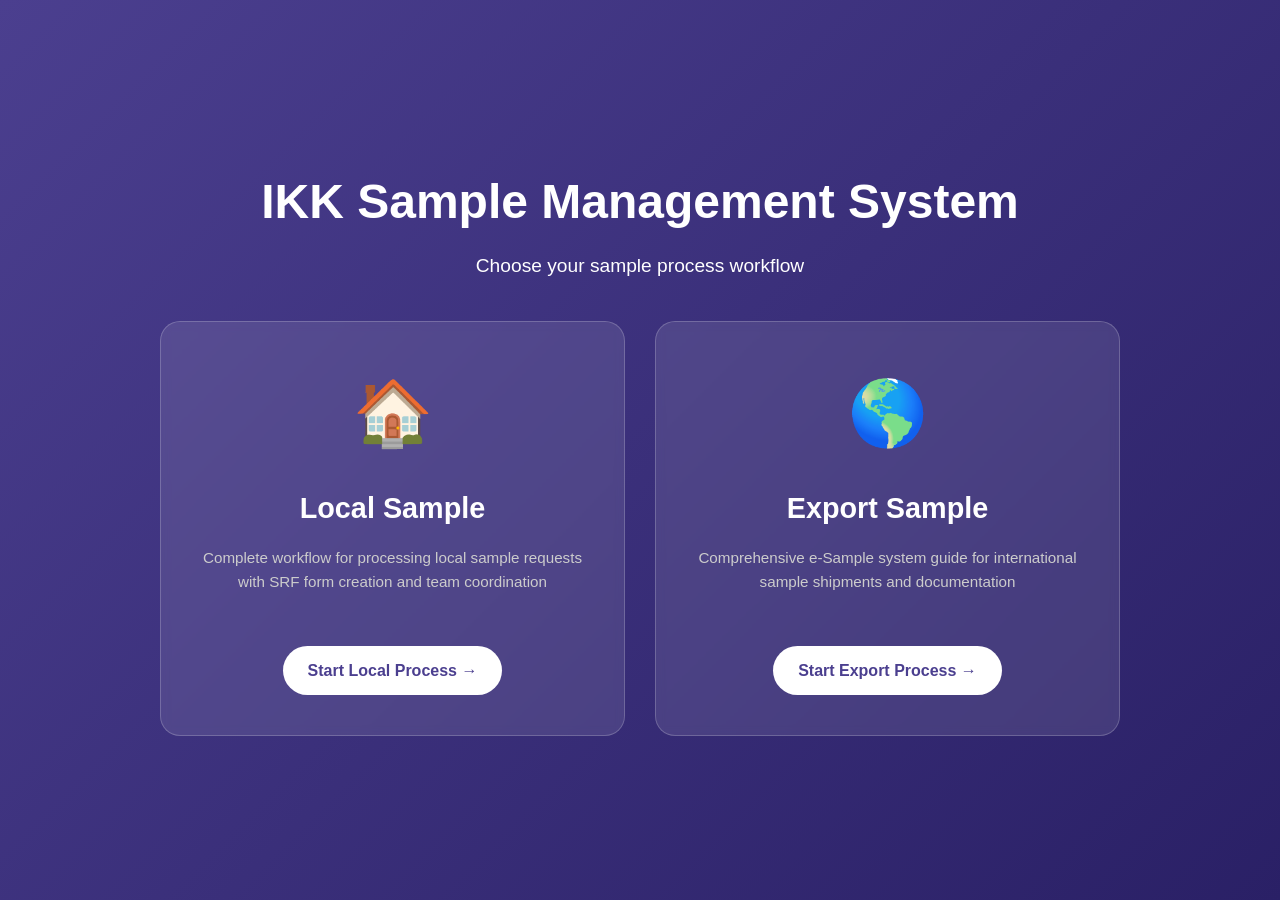
<file: index.html>
<!DOCTYPE html>
<html lang="id">
<head>
    <meta charset="UTF-8">
    <meta name="viewport" content="width=device-width, initial-scale=1.0">
    <title>IKK Sample Management System</title>
    <link rel="stylesheet" href="style.css">
</head>
<body>

    <main>
        <section class="hero">
            <h1>IKK Sample Management System</h1>
            <p class="subtitle">Choose your sample process workflow</p>
            
            <div class="card-container">
                <div class="process-card local">
                    <span class="emoji">🏠</span>
                    <h3>Local Sample</h3>
                    <p>Complete workflow for processing local sample requests with SRF form creation and team coordination</p>
                   <a href="local-process.html" class="btn-process">Start Local Process →</a>
                </div>

                <div class="process-card export">
                    <span class="emoji">🌎</span>
                    <h3>Export Sample</h3>
                    <p>Comprehensive e-Sample system guide for international sample shipments and documentation</p>
                   <a href="export-process.html" class="btn-process">Start Export Process →</a>
                </div>
            </div>
        </section>
    </main>

    <script src="script.js"></script>
</body>
</html>
</file>
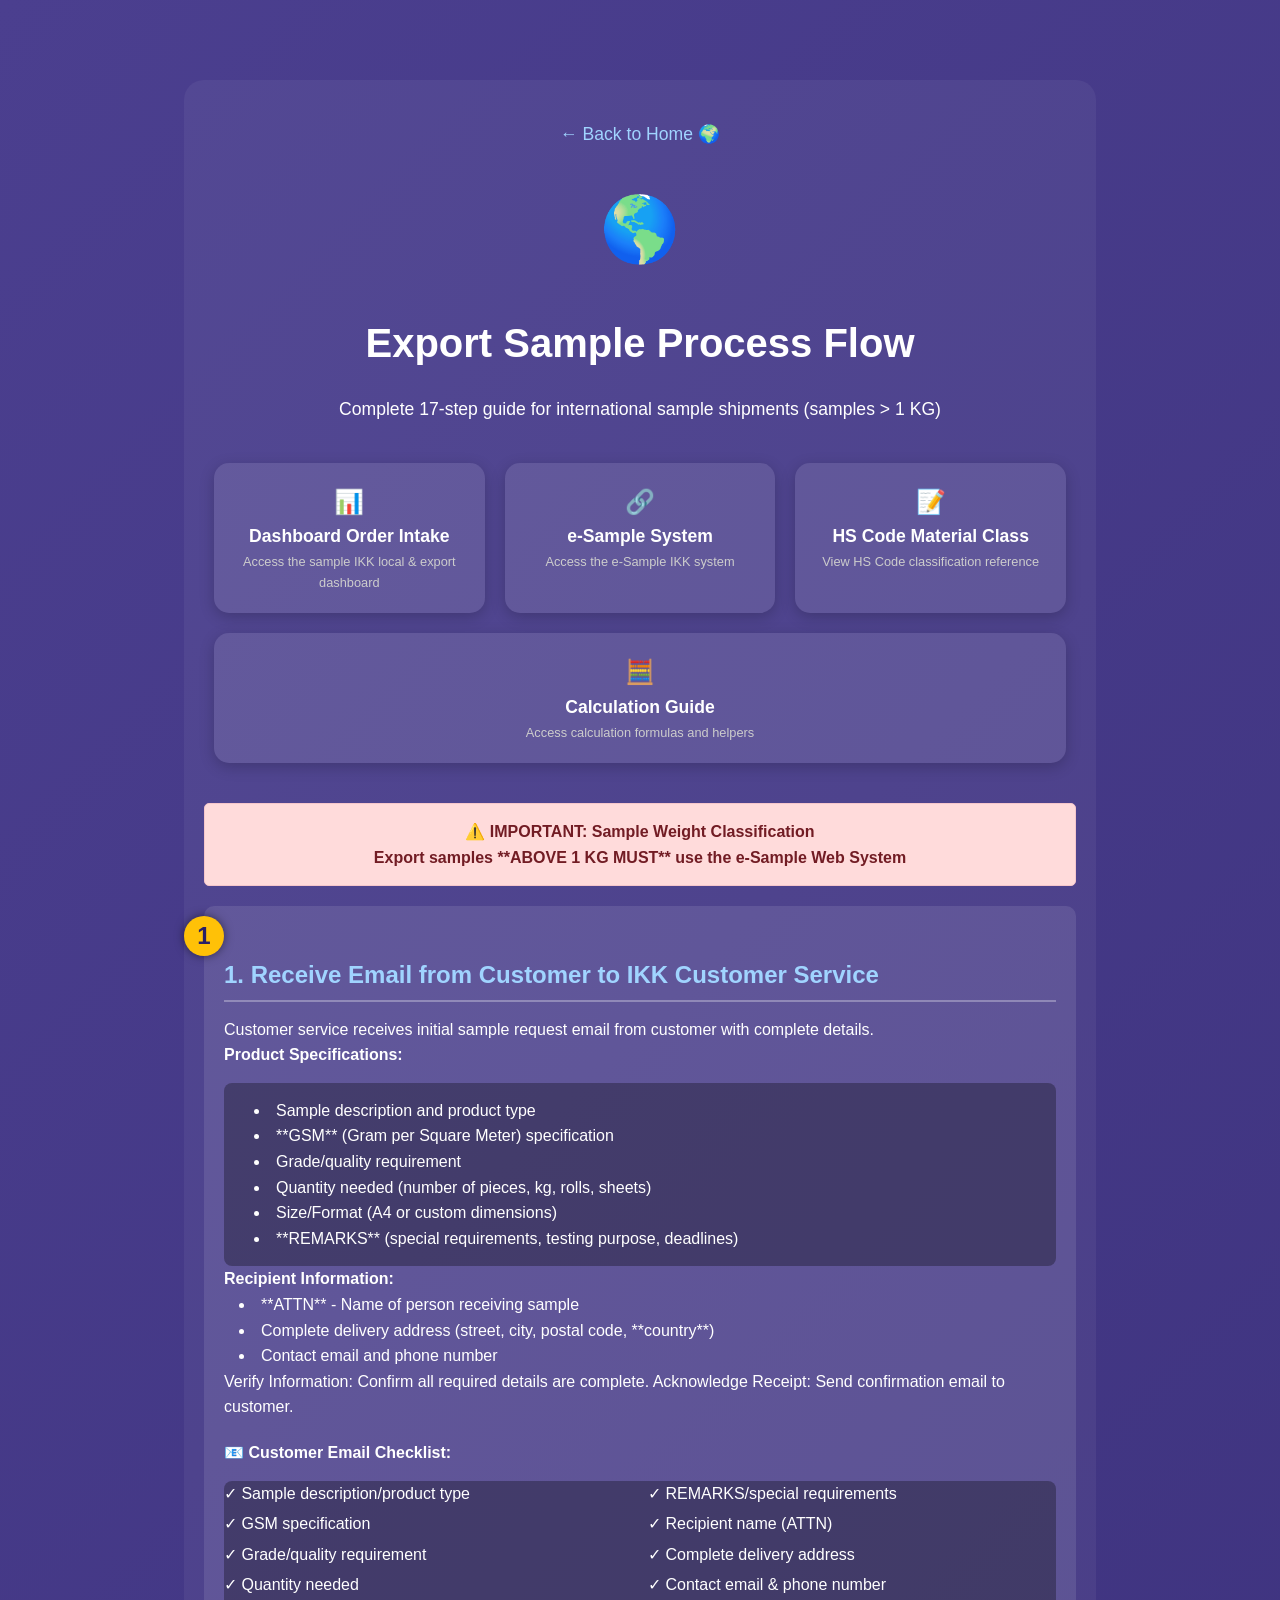
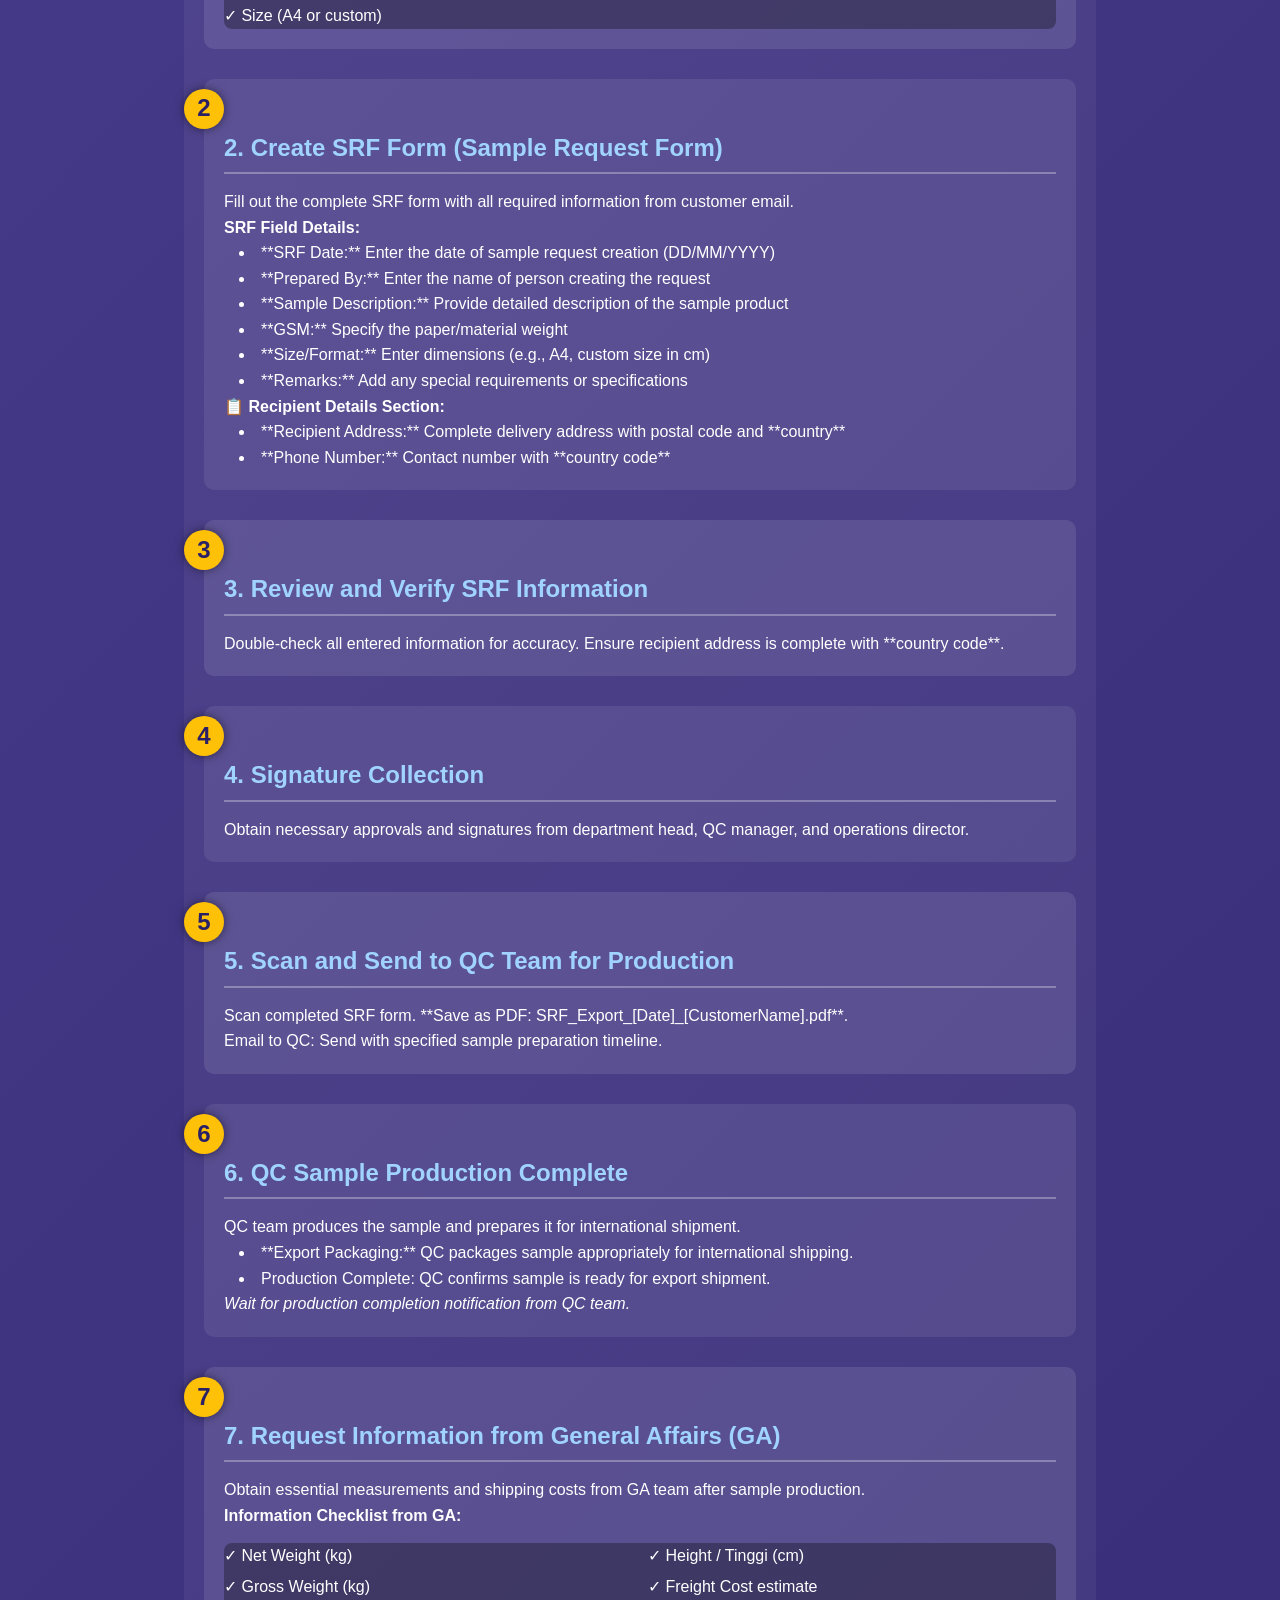
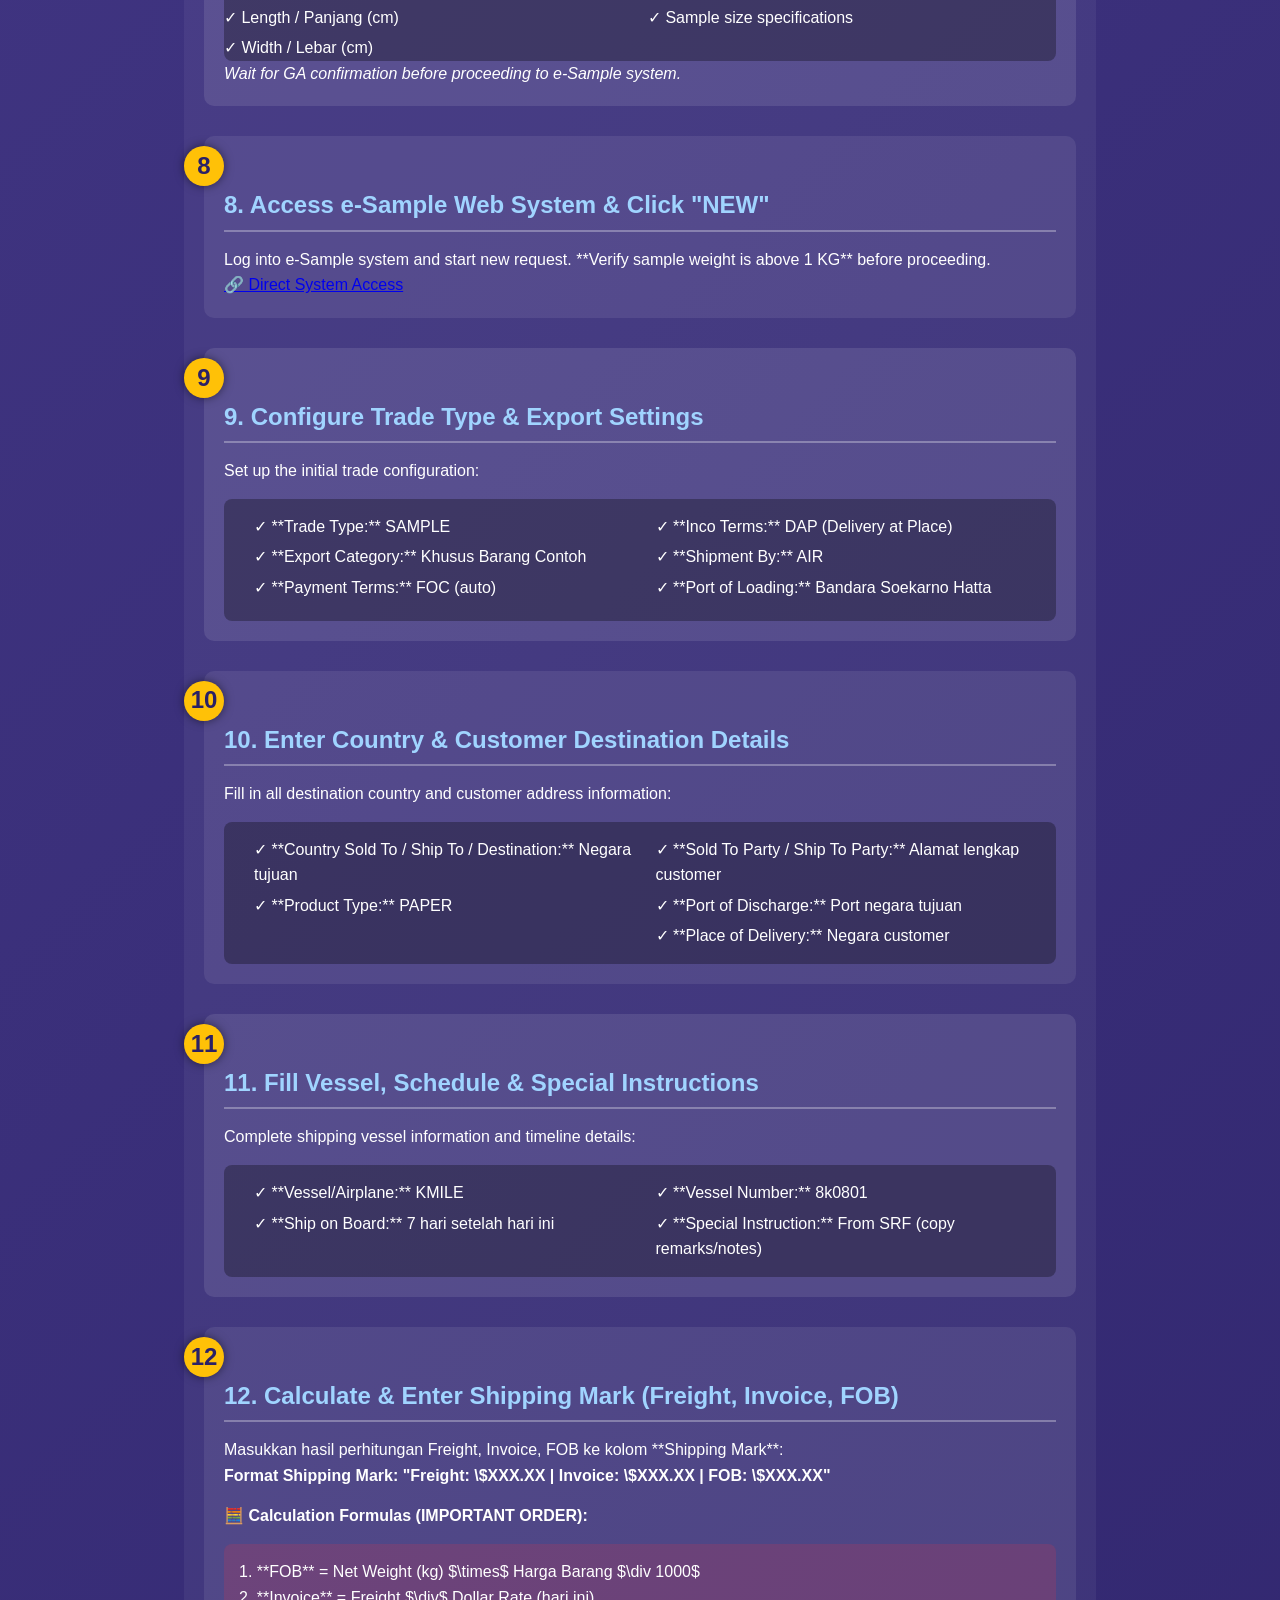
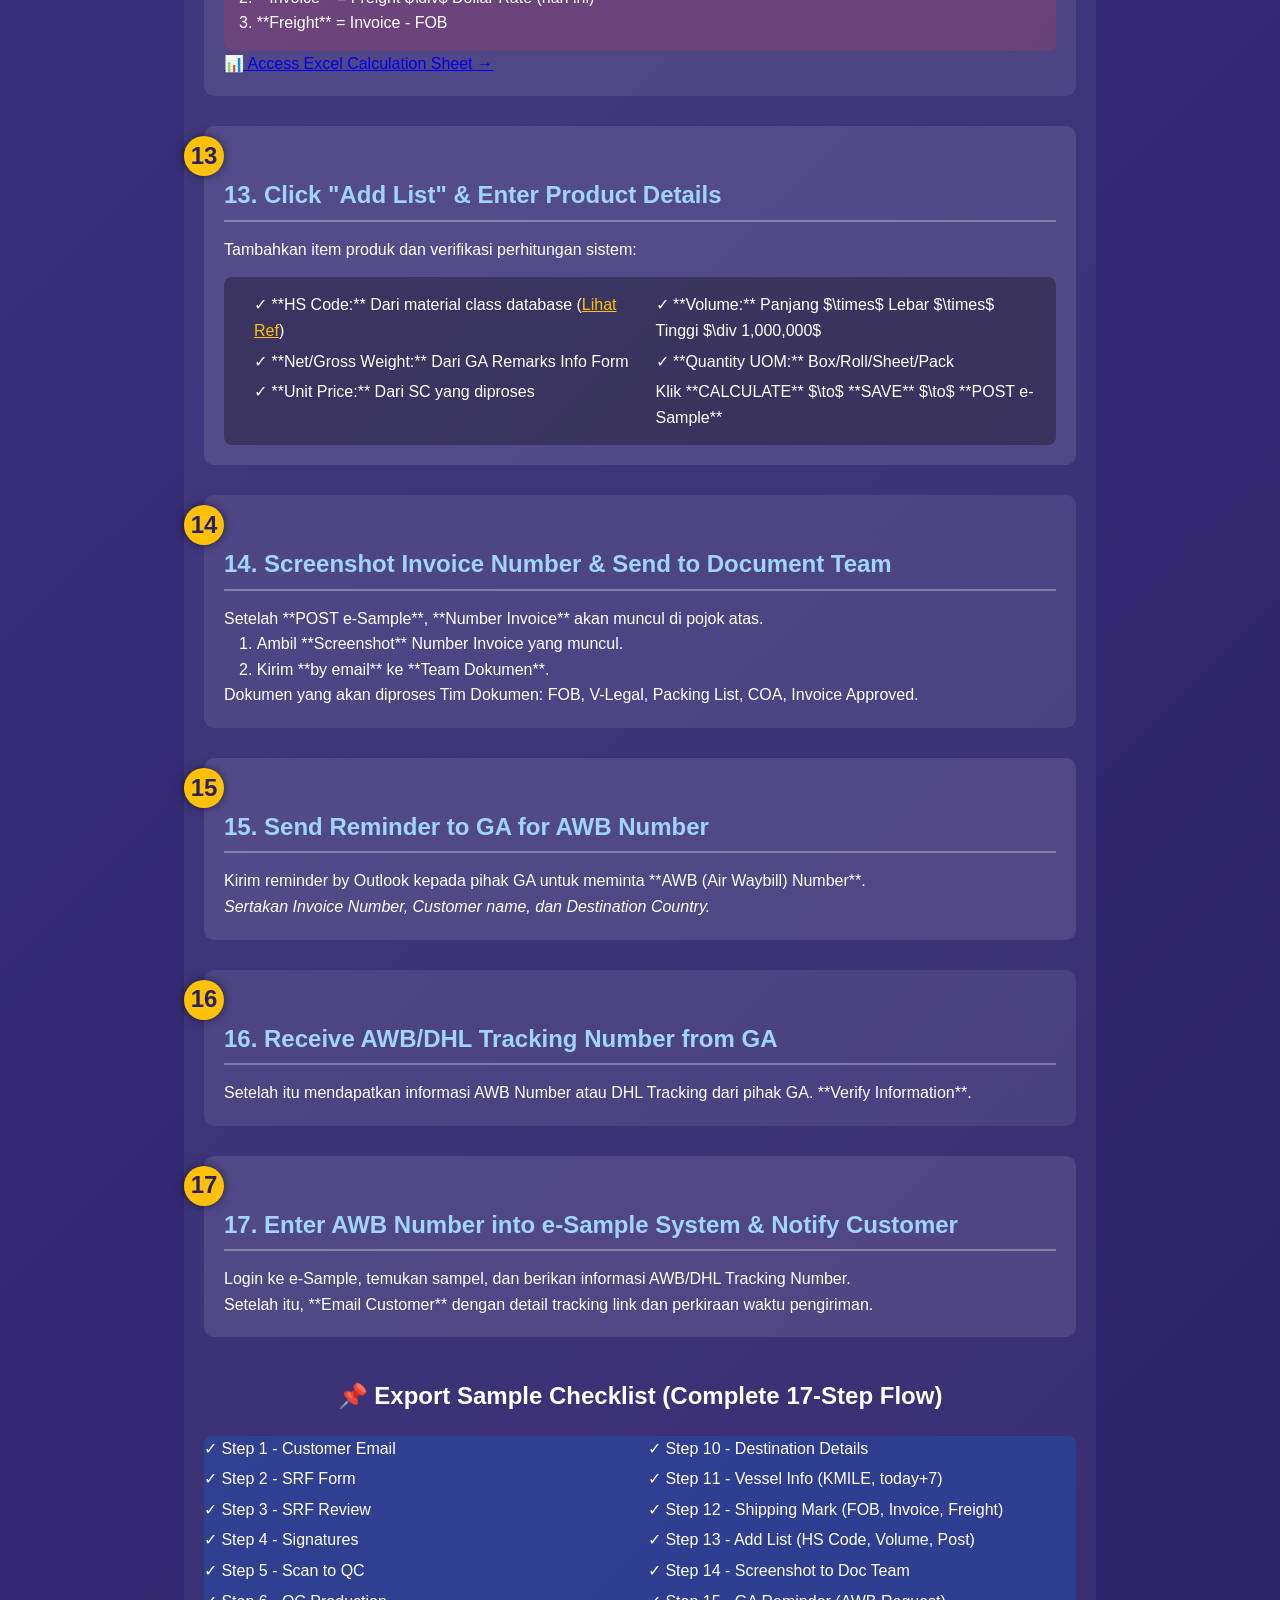
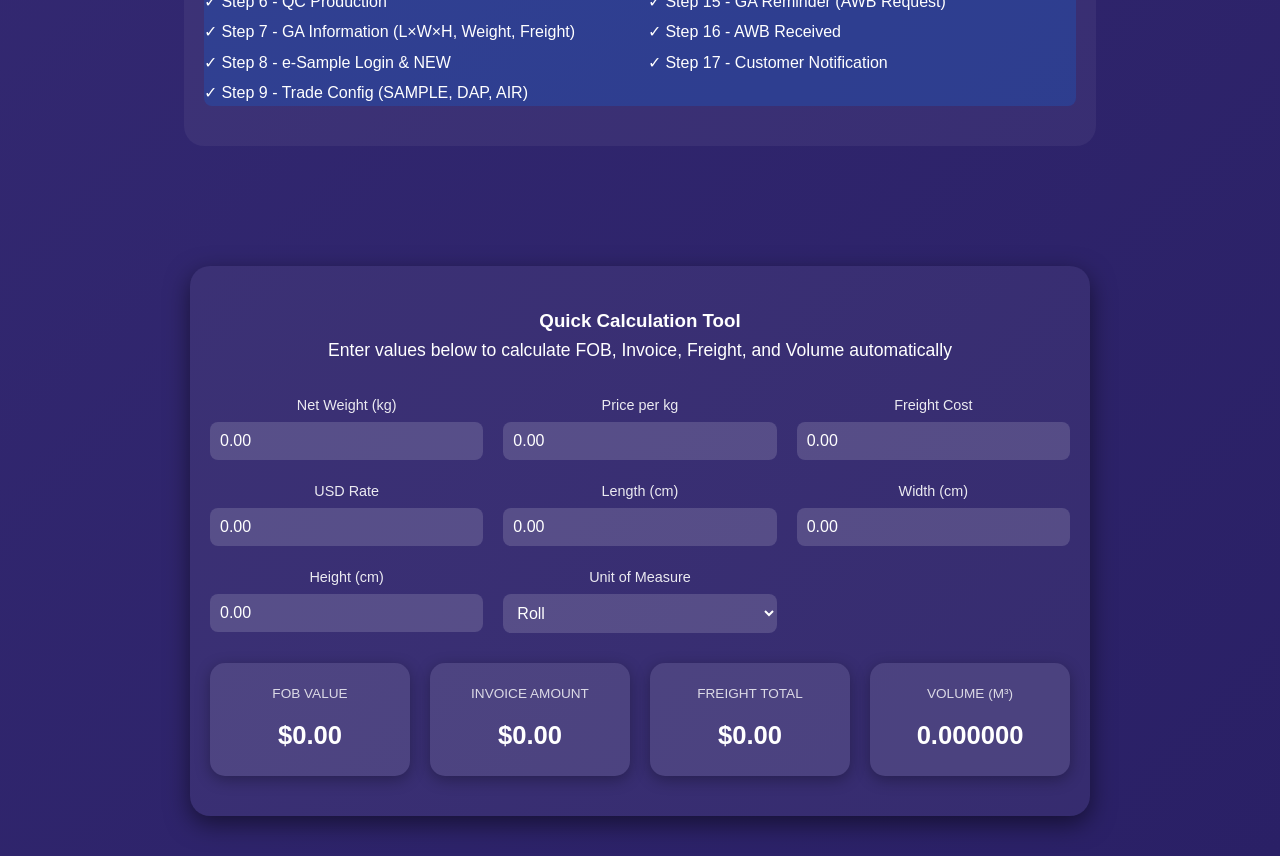
<file: export-process.html>
<!DOCTYPE html>
<html lang="id">
<head>
    <meta charset="UTF-8">
    <meta name="viewport" content="width=device-width, initial-scale=1.0">
    <title>IKK - Export Sample Process Flow</title>
    <link rel="stylesheet" href="style.css">
    <style>
        /* Menggunakan kembali dan menyesuaikan gaya dari local-process.html */
        .page-content {
            padding: 40px 20px;
            max-width: 95%;
            margin: 20px auto;
            background: rgba(255, 255, 255, 0.05);
            border-radius: 20px;
            text-align: left;
        }
        .page-content h2 {
            font-size: 2.5em;
            margin-top: 30px;
            margin-bottom: 20px;
            text-align: center;
            color: #fff;
        }
        .page-content h3 {
            font-size: 1.5em;
            margin-top: 30px;
            margin-bottom: 15px;
            border-bottom: 2px solid rgba(255, 255, 255, 0.3);
            padding-bottom: 5px;
            color: #a0d4ff;
        }
        .flow-step {
            counter-increment: step-counter;
            margin-bottom: 30px;
            padding: 20px;
            background: rgba(255, 255, 255, 0.08);
            border-radius: 10px;
            position: relative;
        }
        .flow-step::before {
            content: counter(step-counter);
            position: absolute;
            top: 10px;
            left: -20px;
            background: #ffc107;
            color: #2a2066;
            width: 40px;
            height: 40px;
            border-radius: 50%;
            display: flex;
            align-items: center;
            justify-content: center;
            font-weight: bold;
            font-size: 1.5em;
            z-index: 10;
            box-shadow: 0 0 10px rgba(0, 0, 0, 0.5);
        }
        .flow-step:nth-child(odd) {
             background: rgba(255, 255, 255, 0.1);
        }
        .back-home {
            text-align: center;
            margin-bottom: 30px;
            font-size: 1.1em;
        }
        .back-home a {
            color: #a0d4ff;
            text-decoration: none;
        }
        .back-home a:hover {
            text-decoration: underline;
        }
        .info-box {
            background: rgba(0, 0, 0, 0.3);
            padding: 15px;
            border-radius: 8px;
            margin-top: 15px;
        }
        ul {
            list-style: disc inside;
            margin-left: 15px;
        }
        ol {
            list-style: decimal inside;
            margin-left: 15px;
        }
        
        .warning-box {
            background: #ffdbdb;
            color: #721c24;
            padding: 15px;
            border: 1px solid #f5c6cb;
            border-radius: 5px;
            margin: 20px 0;
            font-weight: bold;
            text-align: center;
        }
        .checklist-grid {
            columns: 2;
            list-style: none;
            padding: 0;
        }
        .checklist-grid li {
            margin-bottom: 5px;
            break-inside: avoid;
        }

        /* GAYA CARD QUICK LINKS BARU (Sesuai Gambar) */
        .action-cards-container {
            display: flex;
            flex-wrap: wrap;
            justify-content: center;
            gap: 20px;
            margin: 30px 0;
            padding: 10px;
        }
        .action-card {
            flex: 1 1 200px; /* Fleksibel, dengan lebar dasar 200px */
            display: block;
            text-decoration: none;
            color: white;
            background: rgba(255, 255, 255, 0.1);
            border-radius: 15px;
            padding: 20px;
            text-align: center;
            transition: transform 0.3s, background 0.3s;
            box-shadow: 0 4px 15px rgba(0, 0, 0, 0.2);
            height: auto; /* Disesuaikan dengan konten */
        }
        .action-card:hover {
            transform: translateY(-5px);
            background: rgba(255, 255, 255, 0.2);
        }
        .action-card .emoji {
            font-size: 1.5em;
            margin-bottom: 5px;
            display: block;
        }
        .action-card .title {
            font-size: 1.1em;
            font-weight: bold;
            line-height: 1.2;
            margin-bottom: 5px;
        }
        .action-card .description {
            font-size: 0.8em;
            color: #ccc;
        }

        /* Kalkulator Styling */
        .calculator-section {
            padding: 40px 20px; 
            max-width: 900px; 
            margin: 40px auto; 
            color: white; 
            background: rgba(255, 255, 255, 0.05); /* Latar belakang semi-transparan */
            border-radius: 20px;
            box-shadow: 0 8px 25px rgba(0, 0, 0, 0.5);
        }
        .calculator-inputs {
            display: grid;
            grid-template-columns: repeat(3, 1fr); /* 3 kolom untuk input */
            gap: 20px;
            margin-bottom: 30px;
        }
        .calculator-section label {
            display: block;
            margin-bottom: 5px;
            font-weight: 500;
            opacity: 0.9;
            font-size: 0.9em;
        }
        .calculator-section input[type="number"], .calculator-section select {
            width: 100%;
            padding: 10px;
            border-radius: 8px;
            border: none;
            background: rgba(255, 255, 255, 0.15); /* Input semi-transparan */
            color: white;
            font-size: 1em;
        }
        /* Menghilangkan panah spinner pada input number */
        .calculator-section input[type="number"]::-webkit-outer-spin-button,
        .calculator-section input[type="number"]::-webkit-inner-spin-button {
            -webkit-appearance: none;
            margin: 0;
        }
        .calculator-section input[type="number"] {
            -moz-appearance: textfield;
        }

        /* GAYA CARD HASIL */
        .result-cards {
            display: flex;
            justify-content: space-between;
            gap: 20px;
            margin-top: 30px;
            flex-wrap: wrap; 
        }
        .result-card {
            flex: 1;
            min-width: 180px;
            background: rgba(255, 255, 255, 0.1); 
            border-radius: 15px;
            padding: 20px 10px;
            text-align: center;
            color: white;
            box-shadow: 0 4px 15px rgba(0, 0, 0, 0.3);
        }
        .result-card .label {
            font-size: 0.85em;
            opacity: 0.8;
            margin-bottom: 10px;
            text-transform: uppercase;
        }
        .result-card .value {
            font-size: 1.6em;
            font-weight: bold;
        }
        /* Penyesuaian responsif */
        @media (max-width: 600px) {
            .calculator-inputs {
                grid-template-columns: repeat(2, 1fr);
            }
            .result-cards {
                flex-direction: column;
            }
            .result-card {
                min-width: 100%;
            }
        }
    </style>
</head>
<body>

    <main>
        <section class="hero">
            <div class="page-content">
                
                <div class="back-home">
                    <a href="index.html">← Back to Home 🌍</a>
                </div>

                <div style="text-align: center; margin-bottom: 30px;">
                     <span class="emoji" style="font-size: 4em; display: block;">🌎</span>
                </div>
                
                <h2>Export Sample Process Flow</h2>
                <p style="text-align: center; font-size: 1.1em; margin-bottom: 10px;">Complete 17-step guide for international sample shipments (samples > 1 KG)</p>
                
                <div class="action-cards-container">
                    <a href="https://gitssc-my.sharepoint.com/:x:/r/personal/nadilawati_k_nurjanah_app_co_id/_layouts/15/Doc2.aspx?action=edit&sourcedoc=%7B758ade88-7002-4fcd-87fc-e2d60a519fc2%7D" target="_blank" class="action-card">
                        <span class="emoji">📊</span>
                        <div class="title">Dashboard Order Intake</div>
                        <div class="description">Access the sample IKK local & export dashboard</div>
                    </a>
                    <a href="http://idikkvpweb01.app.com/eSample/Login?ReturnUrl=%2feSample" target="_blank" class="action-card">
                        <span class="emoji">🔗</span>
                        <div class="title">e-Sample System</div>
                        <div class="description">Access the e-Sample IKK system</div>
                    </a>
                    <a href="https://gitssc-my.sharepoint.com/:x:/g/personal/titin_tutini_app_co_id/EfNOun5xCtBAn8oRxQOIdnQB5MVm5oOpxi-oZoO18ok7dQ" target="_blank" class="action-card">
                        <span class="emoji">📝</span>
                        <div class="title">HS Code Material Class</div>
                        <div class="description">View HS Code classification reference</div>
                    </a>
                    <a href="https://gitssc-my.sharepoint.com/:x:/r/personal/anis_septianingsih_app_co_id/_layouts/15/Doc2.aspx?action=edit&sourcedoc=%7Ba8f76c40-1a3f-4100-9271-997c325b79cd%7D" target="_blank" class="action-card">
                        <span class="emoji">🧮</span>
                        <div class="title">Calculation Guide</div>
                        <div class="description">Access calculation formulas and helpers</div>
                    </a>
                </div>

                <div class="warning-box">
                    ⚠️ IMPORTANT: Sample Weight Classification<br>
                    Export samples **ABOVE 1 KG MUST** use the e-Sample Web System
                </div>

                <div class="flow-step">
                    <h3>1. Receive Email from Customer to IKK Customer Service</h3>
                    <p>Customer service receives initial sample request email from customer with complete details.</p>
                    
                    <h4>Product Specifications:</h4>
                    <div class="info-box">
                        <ul>
                            <li>Sample description and product type</li>
                            <li>**GSM** (Gram per Square Meter) specification</li>
                            <li>Grade/quality requirement</li>
                            <li>Quantity needed (number of pieces, kg, rolls, sheets)</li>
                            <li>Size/Format (A4 or custom dimensions)</li>
                            <li>**REMARKS** (special requirements, testing purpose, deadlines)</li>
                        </ul>
                    </div>
                    <h4>Recipient Information:</h4>
                    <ul>
                        <li>**ATTN** - Name of person receiving sample</li>
                        <li>Complete delivery address (street, city, postal code, **country**)</li>
                        <li>Contact email and phone number</li>
                    </ul>
                    <p>Verify Information: Confirm all required details are complete. Acknowledge Receipt: Send confirmation email to customer.</p>
                    
                    <h4 style="margin-top: 20px;">📧 Customer Email Checklist:</h4>
                    <div class="info-box checklist-grid">
                        <li>✓ Sample description/product type</li>
                        <li>✓ GSM specification</li>
                        <li>✓ Grade/quality requirement</li>
                        <li>✓ Quantity needed</li>
                        <li>✓ Size (A4 or custom)</li>
                        <li>✓ REMARKS/special requirements</li>
                        <li>✓ Recipient name (ATTN)</li>
                        <li>✓ Complete delivery address</li>
                        <li>✓ Contact email & phone number</li>
                    </div>
                </div>

                <div class="flow-step">
                    <h3>2. Create SRF Form (Sample Request Form)</h3>
                    <p>Fill out the complete SRF form with all required information from customer email.</p>
                    
                    <h4>SRF Field Details:</h4>
                    <ul>
                        <li>**SRF Date:** Enter the date of sample request creation (DD/MM/YYYY)</li>
                        <li>**Prepared By:** Enter the name of person creating the request</li>
                        <li>**Sample Description:** Provide detailed description of the sample product</li>
                        <li>**GSM:** Specify the paper/material weight</li>
                        <li>**Size/Format:** Enter dimensions (e.g., A4, custom size in cm)</li>
                        <li>**Remarks:** Add any special requirements or specifications</li>
                    </ul>
                    <h4>📋 Recipient Details Section:</h4>
                    <ul>
                        <li>**Recipient Address:** Complete delivery address with postal code and **country**</li>
                        <li>**Phone Number:** Contact number with **country code**</li>
                    </ul>
                </div>

                <div class="flow-step">
                    <h3>3. Review and Verify SRF Information</h3>
                    <p>Double-check all entered information for accuracy. Ensure recipient address is complete with **country code**.</p>
                </div>
                <div class="flow-step">
                    <h3>4. Signature Collection</h3>
                    <p>Obtain necessary approvals and signatures from department head, QC manager, and operations director.</p>
                </div>
                <div class="flow-step">
                    <h3>5. Scan and Send to QC Team for Production</h3>
                    <p>Scan completed SRF form. **Save as PDF: SRF_Export_[Date]_[CustomerName].pdf**.</p>
                    <p>Email to QC: Send with specified sample preparation timeline.</p>
                </div>

                <div class="flow-step">
                    <h3>6. QC Sample Production Complete</h3>
                    <p>QC team produces the sample and prepares it for international shipment.</p>
                    <ul>
                        <li>**Export Packaging:** QC packages sample appropriately for international shipping.</li>
                        <li>Production Complete: QC confirms sample is ready for export shipment.</li>
                    </ul>
                    <p style="font-style: italic;">Wait for production completion notification from QC team.</p>
                </div>

                <div class="flow-step">
                    <h3>7. Request Information from General Affairs (GA)</h3>
                    <p>Obtain essential measurements and shipping costs from GA team after sample production.</p>
                    <h4>Information Checklist from GA:</h4>
                    <div class="info-box checklist-grid">
                        <li>✓ Net Weight (kg)</li>
                        <li>✓ Gross Weight (kg)</li>
                        <li>✓ Length / Panjang (cm)</li>
                        <li>✓ Width / Lebar (cm)</li>
                        <li>✓ Height / Tinggi (cm)</li>
                        <li>✓ Freight Cost estimate</li>
                        <li>✓ Sample size specifications</li>
                    </div>
                    <p style="font-style: italic;">Wait for GA confirmation before proceeding to e-Sample system.</p>
                </div>

                <div class="flow-step">
                    <h3>8. Access e-Sample Web System & Click "NEW"</h3>
                    <p>Log into e-Sample system and start new request. **Verify sample weight is above 1 KG** before proceeding.</p>
                    <a href="http://idikkvpweb01.app.com/eSample/Login?ReturnUrl=%2feSample" target="_blank" class="btn-system" style="margin-top: 10px;">🔗 Direct System Access</a>
                </div>

                <div class="flow-step">
                    <h3>9. Configure Trade Type & Export Settings</h3>
                    <p>Set up the initial trade configuration:</p>
                    <div class="info-box">
                        <ul class="checklist-grid">
                            <li>✓ **Trade Type:** SAMPLE</li>
                            <li>✓ **Export Category:** Khusus Barang Contoh</li>
                            <li>✓ **Payment Terms:** FOC (auto)</li>
                            <li>✓ **Inco Terms:** DAP (Delivery at Place)</li>
                            <li>✓ **Shipment By:** AIR</li>
                            <li>✓ **Port of Loading:** Bandara Soekarno Hatta</li>
                        </ul>
                    </div>
                </div>

                <div class="flow-step">
                    <h3>10. Enter Country & Customer Destination Details</h3>
                    <p>Fill in all destination country and customer address information:</p>
                    <div class="info-box">
                        <ul class="checklist-grid">
                            <li>✓ **Country Sold To / Ship To / Destination:** Negara tujuan</li>
                            <li>✓ **Product Type:** PAPER</li>
                            <li>✓ **Sold To Party / Ship To Party:** Alamat lengkap customer</li>
                            <li>✓ **Port of Discharge:** Port negara tujuan</li>
                            <li>✓ **Place of Delivery:** Negara customer</li>
                        </ul>
                    </div>
                </div>

                <div class="flow-step">
                    <h3>11. Fill Vessel, Schedule & Special Instructions</h3>
                    <p>Complete shipping vessel information and timeline details:</p>
                    <div class="info-box">
                        <ul class="checklist-grid">
                            <li>✓ **Vessel/Airplane:** KMILE</li>
                            <li>✓ **Ship on Board:** 7 hari setelah hari ini</li>
                            <li>✓ **Vessel Number:** 8k0801</li>
                            <li>✓ **Special Instruction:** From SRF (copy remarks/notes)</li>
                        </ul>
                    </div>
                </div>

                <div class="flow-step">
                    <h3>12. Calculate & Enter Shipping Mark (Freight, Invoice, FOB)</h3>
                    <p>Masukkan hasil perhitungan Freight, Invoice, FOB ke kolom **Shipping Mark**:</p>
                    <p style="font-weight: bold;">Format Shipping Mark: "Freight: \$XXX.XX | Invoice: \$XXX.XX | FOB: \$XXX.XX"</p>
                    
                    <h4 style="margin-top: 15px;">🧮 Calculation Formulas (IMPORTANT ORDER):</h4>
                    <div class="info-box" style="background: rgba(220, 53, 69, 0.2);">
                        <ol style="margin-left: 0;">
                            <li>**FOB** = Net Weight (kg) $\times$ Harga Barang $\div 1000$</li>
                            <li>**Invoice** = Freight $\div$ Dollar Rate (hari ini)</li>
                            <li>**Freight** = Invoice - FOB</li>
                        </ol>
                    </div>
                    <a href="https://gitssc-my.sharepoint.com/:x:/r/personal/anis_septianingsih_app_co_id/_layouts/15/Doc2.aspx?action=edit&sourcedoc=%7Ba8f76c40-1a3f-4100-9271-997c325b79cd%7D" target="_blank" class="btn-calculator">📊 Access Excel Calculation Sheet →</a>
                </div>
                
                <div class="flow-step">
                    <h3>13. Click "Add List" & Enter Product Details</h3>
                    <p>Tambahkan item produk dan verifikasi perhitungan sistem:</p>
                    <div class="info-box">
                        <ul class="checklist-grid">
                            <li>✓ **HS Code:** Dari material class database (<a href="https://gitssc-my.sharepoint.com/:x:/g/personal/titin_tutini_app_co_id/EfNOun5xCtBAn8oRxQOIdnQB5MVm5oOpxi-oZoO18ok7dQ" target="_blank" style="color: #ffc107;">Lihat Ref</a>)</li>
                            <li>✓ **Net/Gross Weight:** Dari GA Remarks Info Form</li>
                            <li>✓ **Unit Price:** Dari SC yang diproses</li>
                            <li>✓ **Volume:** Panjang $\times$ Lebar $\times$ Tinggi $\div 1,000,000$</li>
                            <li>✓ **Quantity UOM:** Box/Roll/Sheet/Pack</li>
                            <li>Klik **CALCULATE** $\to$ **SAVE** $\to$ **POST e-Sample**</li>
                        </ul>
                    </div>
                </div>

                <div class="flow-step">
                    <h3>14. Screenshot Invoice Number & Send to Document Team</h3>
                    <p>Setelah **POST e-Sample**, **Number Invoice** akan muncul di pojok atas.</p>
                    <ol>
                        <li>Ambil **Screenshot** Number Invoice yang muncul.</li>
                        <li>Kirim **by email** ke **Team Dokumen**.</li>
                    </ol>
                    <p>Dokumen yang akan diproses Tim Dokumen: FOB, V-Legal, Packing List, COA, Invoice Approved.</p>
                </div>

                <div class="flow-step">
                    <h3>15. Send Reminder to GA for AWB Number</h3>
                    <p>Kirim reminder by Outlook kepada pihak GA untuk meminta **AWB (Air Waybill) Number**.</p>
                    <p style="font-style: italic;">Sertakan Invoice Number, Customer name, dan Destination Country.</p>
                </div>
                <div class="flow-step">
                    <h3>16. Receive AWB/DHL Tracking Number from GA</h3>
                    <p>Setelah itu mendapatkan informasi AWB Number atau DHL Tracking dari pihak GA. **Verify Information**.</p>
                </div>
                <div class="flow-step">
                    <h3>17. Enter AWB Number into e-Sample System & Notify Customer</h3>
                    <p>Login ke e-Sample, temukan sampel, dan berikan informasi AWB/DHL Tracking Number.</p>
                    <p>Setelah itu, **Email Customer** dengan detail tracking link dan perkiraan waktu pengiriman.</p>
                </div>

                <h3 style="color: white; border-bottom: none; text-align: center; margin-top: 40px;">📌 Export Sample Checklist (Complete 17-Step Flow)</h3>
                <div class="info-box checklist-grid" style="background: rgba(0, 123, 255, 0.2);">
                    <li>✓ Step 1 - Customer Email</li>
                    <li>✓ Step 2 - SRF Form</li>
                    <li>✓ Step 3 - SRF Review</li>
                    <li>✓ Step 4 - Signatures</li>
                    <li>✓ Step 5 - Scan to QC</li>
                    <li>✓ Step 6 - QC Production</li>
                    <li>✓ Step 7 - GA Information (L×W×H, Weight, Freight)</li>
                    <li>✓ Step 8 - e-Sample Login & NEW</li>
                    <li>✓ Step 9 - Trade Config (SAMPLE, DAP, AIR)</li>
                    <li>✓ Step 10 - Destination Details</li>
                    <li>✓ Step 11 - Vessel Info (KMILE, today+7)</li>
                    <li>✓ Step 12 - Shipping Mark (FOB, Invoice, Freight)</li>
                    <li>✓ Step 13 - Add List (HS Code, Volume, Post)</li>
                    <li>✓ Step 14 - Screenshot to Doc Team</li>
                    <li>✓ Step 15 - GA Reminder (AWB Request)</li>
                    <li>✓ Step 16 - AWB Received</li>
                    <li>✓ Step 17 - Customer Notification</li>
                </div>

            </div>
        </section>
    
        <section id="calculator-section" class="calculator-section">
            <h3 style="color: white; border-bottom: none; text-align: center;">Quick Calculation Tool</h3>
            <p style="text-align: center; font-size: 1.1em; margin-bottom: 30px;">Enter values below to calculate FOB, Invoice, Freight, and Volume automatically</p>

            <form id="export-calculator">
                <div class="calculator-inputs">
                    <div>
                        <label for="netWeight">Net Weight (kg)</label>
                        <input type="number" id="netWeight" step="0.01" value="0.00" placeholder="0.00">
                    </div>
                    <div>
                        <label for="pricePerKg">Price per kg</label>
                        <input type="number" id="pricePerKg" step="0.01" value="0.00" placeholder="0.00">
                    </div>
                    <div>
                        <label for="freightCostRaw">Freight Cost</label>
                        <input type="number" id="freightCostRaw" step="0.01" value="0.00" placeholder="0.00">
                    </div>

                    <div>
                        <label for="usdRate">USD Rate</label>
                        <input type="number" id="usdRate" step="0.0001" value="0.00" placeholder="0.00">
                    </div>
                    <div>
                        <label for="lengthCm">Length (cm)</label>
                        <input type="number" id="lengthCm" step="0.1" value="0.00" placeholder="0.00">
                    </div>
                    <div>
                        <label for="widthCm">Width (cm)</label>
                        <input type="number" id="widthCm" step="0.1" value="0.00" placeholder="0.00">
                    </div>
                    
                    <div>
                        <label for="heightCm">Height (cm)</label>
                        <input type="number" id="heightCm" step="0.1" value="0.00" placeholder="0.00">
                    </div>
                    <div>
                        <label for="unitOfMeasure">Unit of Measure</label>
                        <select id="unitOfMeasure">
                            <option>Roll</option>
                            <option>Sheet</option>
                            <option>Pack</option>
                            <option>Box</option>
                        </select>
                    </div>
                    <div></div> 
                </div>
            </form>

            <div class="result-cards">
                <div class="result-card">
                    <div class="label">FOB VALUE</div>
                    <div class="value" id="fobValue">$0.00</div>
                </div>
                <div class="result-card">
                    <div class="label">INVOICE AMOUNT</div>
                    <div class="value" id="invoiceAmount">$0.00</div>
                </div>
                <div class="result-card">
                    <div class="label">FREIGHT TOTAL</div>
                    <div class="value" id="freightTotalCalculated">$0.00</div>
                </div>
                <div class="result-card">
                    <div class="label">VOLUME (M³)</div>
                    <div class="value" id="volumeM3">0.000000</div>
                </div>
            </div>
        </section>
        
        <script src="script.js"></script>
    </body>
</html>
</file>
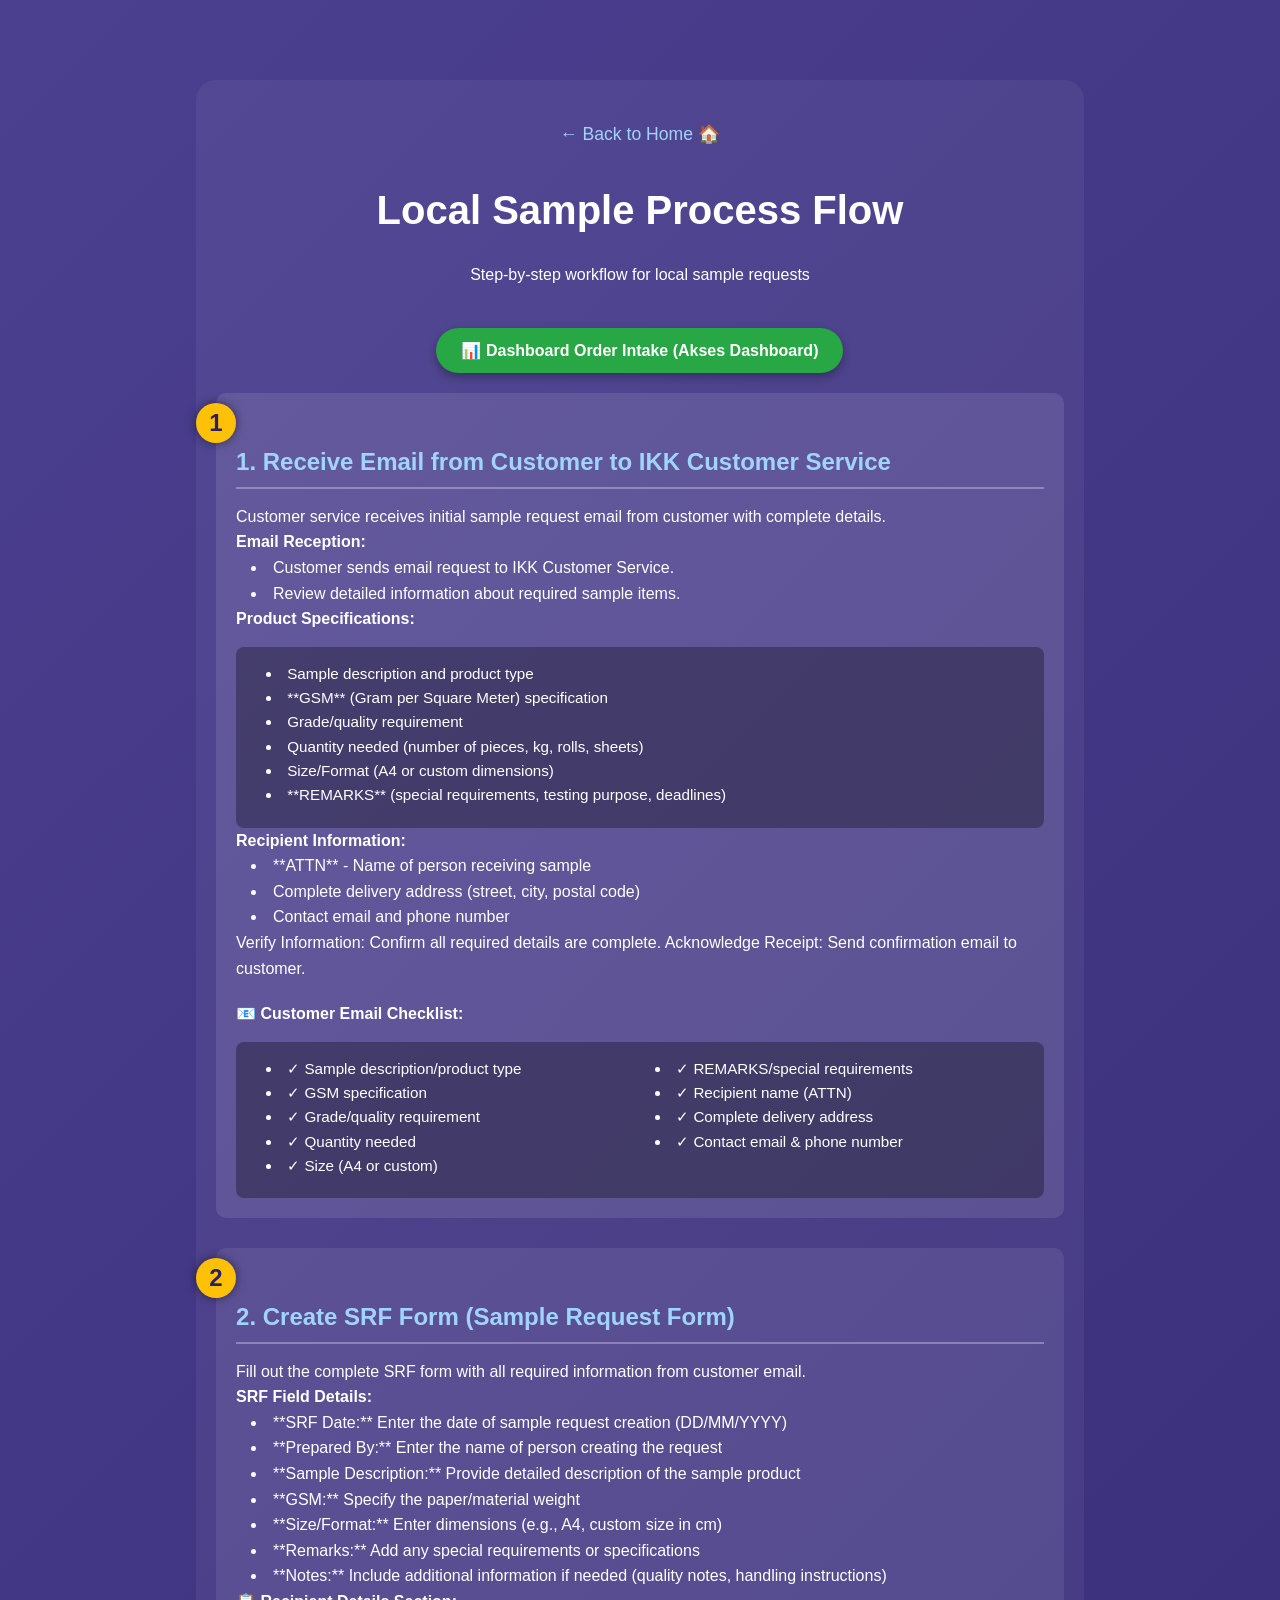
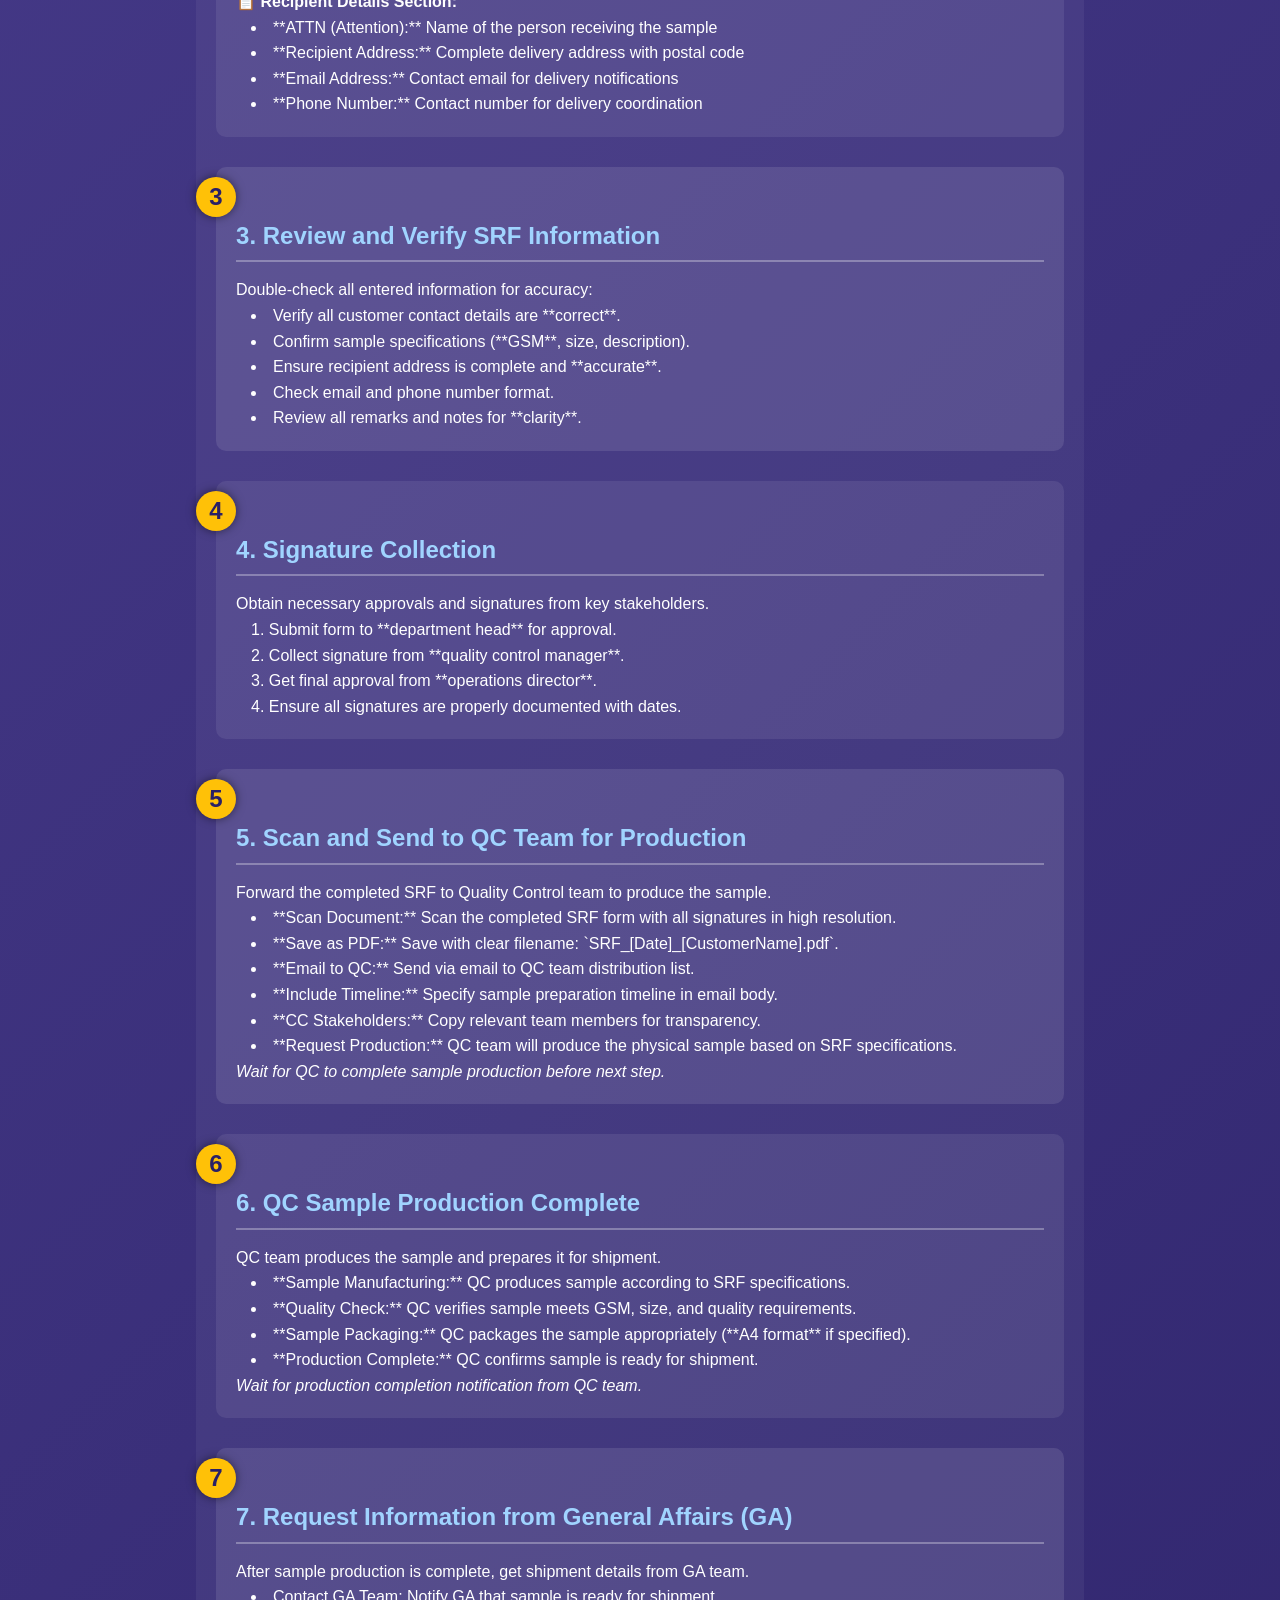
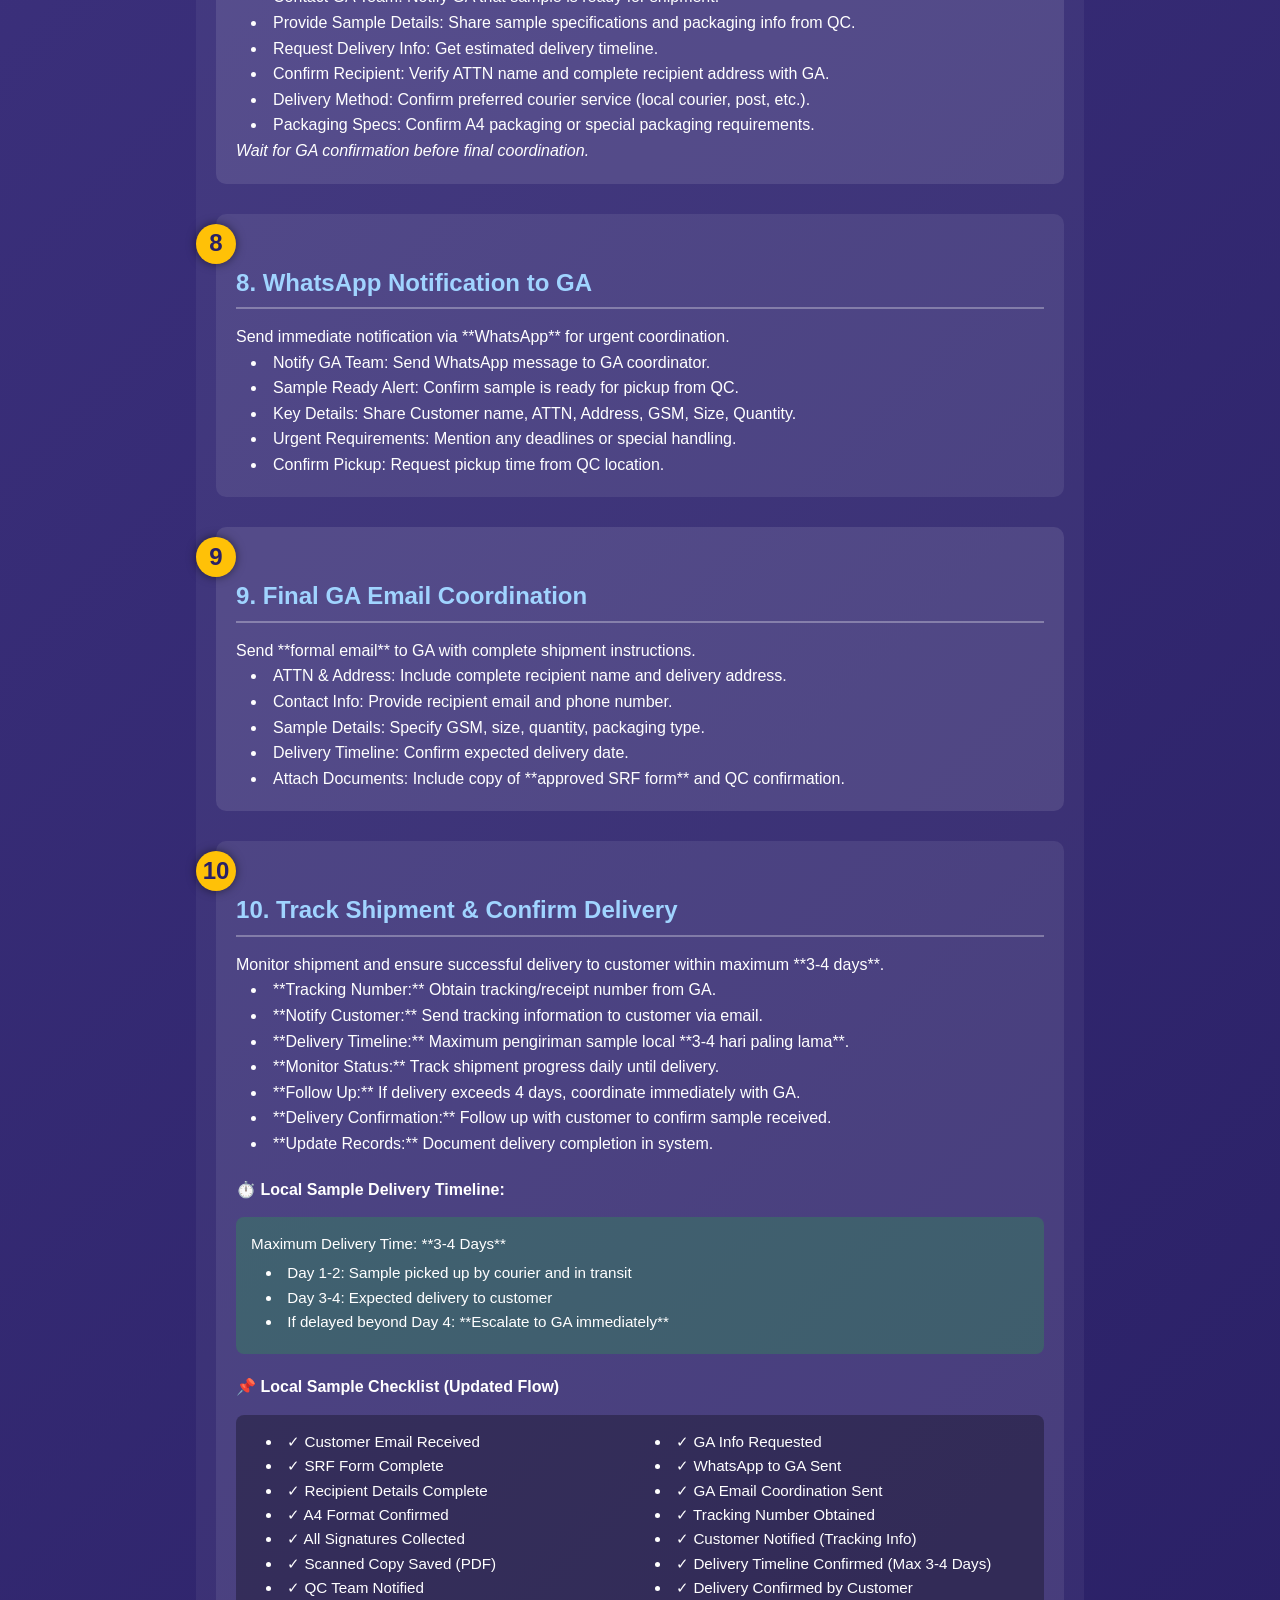
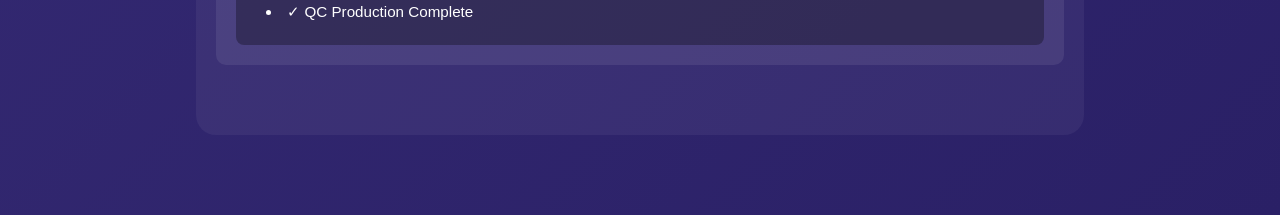
<file: local-process.html>
<!DOCTYPE html>
<html lang="id">
<head>
    <meta charset="UTF-8">
    <meta name="viewport" content="width=device-width, initial-scale=1.0">
    <title>IKK - Local Sample Process Flow</title>
    <link rel="stylesheet" href="style.css">
    <style>
        /* Gaya dasar untuk konten detail */
        .page-content {
            padding: 40px 20px;
            max-width: 95%; /* Lebih lebar untuk menampung konten */
            margin: 20px auto;
            background: rgba(255, 255, 255, 0.05); /* Latar belakang lebih gelap */
            border-radius: 20px;
            text-align: left;
        }
        .page-content h2 {
            font-size: 2.5em;
            margin-top: 30px;
            margin-bottom: 20px;
            text-align: center;
            color: #fff;
        }
        .page-content h3 {
            font-size: 1.5em;
            margin-top: 30px;
            margin-bottom: 15px;
            border-bottom: 2px solid rgba(255, 255, 255, 0.3);
            padding-bottom: 5px;
            color: #a0d4ff; /* Warna biru muda untuk judul langkah */
        }
        .flow-step {
            counter-increment: step-counter;
            margin-bottom: 30px;
            padding: 20px;
            background: rgba(255, 255, 255, 0.08);
            border-radius: 10px;
            position: relative;
        }
        .flow-step::before {
            content: counter(step-counter);
            position: absolute;
            top: 10px;
            left: -20px;
            background: #ffc107; /* Warna kuning untuk nomor langkah */
            color: #2a2066;
            width: 40px;
            height: 40px;
            border-radius: 50%;
            display: flex;
            align-items: center;
            justify-content: center;
            font-weight: bold;
            font-size: 1.5em;
            z-index: 10;
            box-shadow: 0 0 10px rgba(0, 0, 0, 0.5);
        }
        .flow-step:nth-child(odd) {
             /* Warna latar belakang bergantian (opsional) */
             background: rgba(255, 255, 255, 0.1);
        }
        .back-home {
            text-align: center;
            margin-bottom: 30px;
            font-size: 1.1em;
        }
        .back-home a {
            color: #a0d4ff;
            text-decoration: none;
        }
        .back-home a:hover {
            text-decoration: underline;
        }
        .info-box {
            background: rgba(0, 0, 0, 0.3);
            padding: 15px;
            border-radius: 8px;
            margin-top: 15px;
        }
        .info-box p, .info-box ul {
            margin-bottom: 5px;
            font-size: 0.95em;
        }
        ul {
            list-style: disc inside;
            margin-left: 15px;
        }
        ol {
            list-style: decimal inside;
            margin-left: 15px;
        }
        /* Dashboard Button Style (Reusing .btn-process) */
        .dashboard-btn {
            display: inline-block;
            background: #28a745; /* Warna hijau untuk dashboard */
            color: white;
            padding: 10px 25px;
            border-radius: 50px;
            text-decoration: none;
            font-weight: bold;
            margin: 20px auto;
            transition: background 0.3s;
            box-shadow: 0 4px 10px rgba(0, 0, 0, 0.3);
        }
        .dashboard-btn:hover {
            background: #218838;
        }
    </style>
</head>
<body>

    <main>
        <section class="hero">
            <div class="page-content">
                
                <div class="back-home">
                    <a href="index.html">← Back to Home 🏠</a>
                </div>

                <h2>Local Sample Process Flow</h2>
                <p style="text-align: center; margin-bottom: 20px;">Step-by-step workflow for local sample requests</p>
                
                <div style="text-align: center;">
                    <a href="#" class="dashboard-btn">📊 Dashboard Order Intake (Akses Dashboard)</a>
                </div>

                <div class="flow-step">
                    <h3>1. Receive Email from Customer to IKK Customer Service</h3>
                    <p>Customer service receives initial sample request email from customer with complete details.</p>
                    
                    <h4>Email Reception:</h4>
                    <ul>
                        <li>Customer sends email request to IKK Customer Service.</li>
                        <li>Review detailed information about required sample items.</li>
                    </ul>

                    <h4>Product Specifications:</h4>
                    <div class="info-box">
                        <ul>
                            <li>Sample description and product type</li>
                            <li>**GSM** (Gram per Square Meter) specification</li>
                            <li>Grade/quality requirement</li>
                            <li>Quantity needed (number of pieces, kg, rolls, sheets)</li>
                            <li>Size/Format (A4 or custom dimensions)</li>
                            <li>**REMARKS** (special requirements, testing purpose, deadlines)</li>
                        </ul>
                    </div>

                    <h4>Recipient Information:</h4>
                    <ul>
                        <li>**ATTN** - Name of person receiving sample</li>
                        <li>Complete delivery address (street, city, postal code)</li>
                        <li>Contact email and phone number</li>
                    </ul>

                    <p>Verify Information: Confirm all required details are complete. Acknowledge Receipt: Send confirmation email to customer.</p>
                    
                    <h4 style="margin-top: 20px;">📧 Customer Email Checklist:</h4>
                    <div class="info-box">
                         <ul style="columns: 2;">
                            <li>✓ Sample description/product type</li>
                            <li>✓ GSM specification</li>
                            <li>✓ Grade/quality requirement</li>
                            <li>✓ Quantity needed</li>
                            <li>✓ Size (A4 or custom)</li>
                            <li>✓ REMARKS/special requirements</li>
                            <li>✓ Recipient name (ATTN)</li>
                            <li>✓ Complete delivery address</li>
                            <li>✓ Contact email & phone number</li>
                        </ul>
                    </div>
                </div>

                <div class="flow-step">
                    <h3>2. Create SRF Form (Sample Request Form)</h3>
                    <p>Fill out the complete SRF form with all required information from customer email.</p>
                    
                    <h4>SRF Field Details:</h4>
                    <ul>
                        <li>**SRF Date:** Enter the date of sample request creation (DD/MM/YYYY)</li>
                        <li>**Prepared By:** Enter the name of person creating the request</li>
                        <li>**Sample Description:** Provide detailed description of the sample product</li>
                        <li>**GSM:** Specify the paper/material weight</li>
                        <li>**Size/Format:** Enter dimensions (e.g., A4, custom size in cm)</li>
                        <li>**Remarks:** Add any special requirements or specifications</li>
                        <li>**Notes:** Include additional information if needed (quality notes, handling instructions)</li>
                    </ul>

                    <h4>📋 Recipient Details Section:</h4>
                    <ul>
                        <li>**ATTN (Attention):** Name of the person receiving the sample</li>
                        <li>**Recipient Address:** Complete delivery address with postal code</li>
                        <li>**Email Address:** Contact email for delivery notifications</li>
                        <li>**Phone Number:** Contact number for delivery coordination</li>
                    </ul>
                </div>

                <div class="flow-step">
                    <h3>3. Review and Verify SRF Information</h3>
                    <p>Double-check all entered information for accuracy:</p>
                    <ul>
                        <li>Verify all customer contact details are **correct**.</li>
                        <li>Confirm sample specifications (**GSM**, size, description).</li>
                        <li>Ensure recipient address is complete and **accurate**.</li>
                        <li>Check email and phone number format.</li>
                        <li>Review all remarks and notes for **clarity**.</li>
                    </ul>
                </div>

                <div class="flow-step">
                    <h3>4. Signature Collection</h3>
                    <p>Obtain necessary approvals and signatures from key stakeholders.</p>
                    <ol>
                        <li>Submit form to **department head** for approval.</li>
                        <li>Collect signature from **quality control manager**.</li>
                        <li>Get final approval from **operations director**.</li>
                        <li>Ensure all signatures are properly documented with dates.</li>
                    </ol>
                </div>

                <div class="flow-step">
                    <h3>5. Scan and Send to QC Team for Production</h3>
                    <p>Forward the completed SRF to Quality Control team to produce the sample.</p>
                    <ul>
                        <li>**Scan Document:** Scan the completed SRF form with all signatures in high resolution.</li>
                        <li>**Save as PDF:** Save with clear filename: `SRF_[Date]_[CustomerName].pdf`.</li>
                        <li>**Email to QC:** Send via email to QC team distribution list.</li>
                        <li>**Include Timeline:** Specify sample preparation timeline in email body.</li>
                        <li>**CC Stakeholders:** Copy relevant team members for transparency.</li>
                        <li>**Request Production:** QC team will produce the physical sample based on SRF specifications.</li>
                    </ul>
                    <p style="font-style: italic;">Wait for QC to complete sample production before next step.</p>
                </div>

                <div class="flow-step">
                    <h3>6. QC Sample Production Complete</h3>
                    <p>QC team produces the sample and prepares it for shipment.</p>
                    <ul>
                        <li>**Sample Manufacturing:** QC produces sample according to SRF specifications.</li>
                        <li>**Quality Check:** QC verifies sample meets GSM, size, and quality requirements.</li>
                        <li>**Sample Packaging:** QC packages the sample appropriately (**A4 format** if specified).</li>
                        <li>**Production Complete:** QC confirms sample is ready for shipment.</li>
                    </ul>
                    <p style="font-style: italic;">Wait for production completion notification from QC team.</p>
                </div>

                <div class="flow-step">
                    <h3>7. Request Information from General Affairs (GA)</h3>
                    <p>After sample production is complete, get shipment details from GA team.</p>
                    <ul>
                        <li>Contact GA Team: Notify GA that sample is ready for shipment.</li>
                        <li>Provide Sample Details: Share sample specifications and packaging info from QC.</li>
                        <li>Request Delivery Info: Get estimated delivery timeline.</li>
                        <li>Confirm Recipient: Verify ATTN name and complete recipient address with GA.</li>
                        <li>Delivery Method: Confirm preferred courier service (local courier, post, etc.).</li>
                        <li>Packaging Specs: Confirm A4 packaging or special packaging requirements.</li>
                    </ul>
                    <p style="font-style: italic;">Wait for GA confirmation before final coordination.</p>
                </div>

                <div class="flow-step">
                    <h3>8. WhatsApp Notification to GA</h3>
                    <p>Send immediate notification via **WhatsApp** for urgent coordination.</p>
                    <ul>
                        <li>Notify GA Team: Send WhatsApp message to GA coordinator.</li>
                        <li>Sample Ready Alert: Confirm sample is ready for pickup from QC.</li>
                        <li>Key Details: Share Customer name, ATTN, Address, GSM, Size, Quantity.</li>
                        <li>Urgent Requirements: Mention any deadlines or special handling.</li>
                        <li>Confirm Pickup: Request pickup time from QC location.</li>
                    </ul>
                </div>

                <div class="flow-step">
                    <h3>9. Final GA Email Coordination</h3>
                    <p>Send **formal email** to GA with complete shipment instructions.</p>
                    <ul>
                        <li>ATTN & Address: Include complete recipient name and delivery address.</li>
                        <li>Contact Info: Provide recipient email and phone number.</li>
                        <li>Sample Details: Specify GSM, size, quantity, packaging type.</li>
                        <li>Delivery Timeline: Confirm expected delivery date.</li>
                        <li>Attach Documents: Include copy of **approved SRF form** and QC confirmation.</li>
                    </ul>
                </div>

                <div class="flow-step">
                    <h3>10. Track Shipment & Confirm Delivery</h3>
                    <p>Monitor shipment and ensure successful delivery to customer within maximum **3-4 days**.</p>
                    <ul>
                        <li>**Tracking Number:** Obtain tracking/receipt number from GA.</li>
                        <li>**Notify Customer:** Send tracking information to customer via email.</li>
                        <li>**Delivery Timeline:** Maximum pengiriman sample local **3-4 hari paling lama**.</li>
                        <li>**Monitor Status:** Track shipment progress daily until delivery.</li>
                        <li>**Follow Up:** If delivery exceeds 4 days, coordinate immediately with GA.</li>
                        <li>**Delivery Confirmation:** Follow up with customer to confirm sample received.</li>
                        <li>**Update Records:** Document delivery completion in system.</li>
                    </ul>
                    
                    <h4 style="margin-top: 20px;">⏱️ Local Sample Delivery Timeline:</h4>
                    <div class="info-box" style="background: rgba(40, 167, 69, 0.3);">
                        <p>Maximum Delivery Time: **3-4 Days**</p>
                        <ul>
                            <li>Day 1-2: Sample picked up by courier and in transit</li>
                            <li>Day 3-4: Expected delivery to customer</li>
                            <li>If delayed beyond Day 4: **Escalate to GA immediately**</li>
                        </ul>
                    </div>

                    <h4 style="margin-top: 20px;">📌 Local Sample Checklist (Updated Flow)</h4>
                    <div class="info-box">
                        <ul style="columns: 2;">
                            <li>✓ Customer Email Received</li>
                            <li>✓ SRF Form Complete</li>
                            <li>✓ Recipient Details Complete</li>
                            <li>✓ A4 Format Confirmed</li>
                            <li>✓ All Signatures Collected</li>
                            <li>✓ Scanned Copy Saved (PDF)</li>
                            <li>✓ QC Team Notified</li>
                            <li>✓ QC Production Complete</li>
                            <li>✓ GA Info Requested</li>
                            <li>✓ WhatsApp to GA Sent</li>
                            <li>✓ GA Email Coordination Sent</li>
                            <li>✓ Tracking Number Obtained</li>
                            <li>✓ Customer Notified (Tracking Info)</li>
                            <li>✓ Delivery Timeline Confirmed (Max 3-4 Days)</li>
                            <li>✓ Delivery Confirmed by Customer</li>
                        </ul>
                    </div>
                </div>

            </div>
        </section>
    </main>

</body>
</html>
</file>
<file: style.css>
/* Atur ulang gaya default browser */
* {
    margin: 0;
    padding: 0;
    box-sizing: border-box;
}

/* GAYA LATAR BELAKANG DARI GAMBAR */
body {
    /* Latar belakang gradien ungu/biru */
    background: linear-gradient(135deg, #4b3f8f 0%, #2a2066 100%);
    color: white; /* Warna teks putih */
    font-family: Arial, sans-serif;
    line-height: 1.6;
    min-height: 100vh; /* Memastikan gradien menutupi seluruh layar */
    display: flex;
    flex-direction: column;
    align-items: center;
    justify-content: center;
    text-align: center;
}

/* GAYA SECTION UTAMA */
.hero {
    padding: 60px 20px;
    max-width: 1000px;
    margin: auto;
}

.hero h1 {
    font-size: 3em;
    margin-bottom: 10px;
}

.subtitle {
    font-size: 1.2em;
    margin-bottom: 40px;
}

/* CONTAINER UNTUK DUA KARTU */
.card-container {
    display: flex;
    gap: 30px;
    margin-top: 30px;
}

/* GAYA KARTU PROSES */
.process-card {
    flex: 1;
    background: rgba(255, 255, 255, 0.1); /* Latar belakang semi-transparan */
    backdrop-filter: blur(5px); /* Efek blur (opsional) */
    border-radius: 20px; /* Sudut membulat */
    padding: 40px 30px;
    border: 1px solid rgba(255, 255, 255, 0.2); /* Garis tepi tipis */
    transition: transform 0.3s, box-shadow 0.3s;
}

.process-card:hover {
    transform: translateY(-5px); /* Efek melayang saat kursor di atas */
    box-shadow: 0 10px 20px rgba(0, 0, 0, 0.3);
}

.emoji {
    font-size: 4em;
    display: block;
    margin-bottom: 20px;
}

.process-card h3 {
    font-size: 1.8em;
    margin-bottom: 15px;
}

.process-card p {
    font-size: 0.95em;
    margin-bottom: 30px;
    color: #cccccc; /* Warna teks deskripsi yang lebih lembut */
    min-height: 70px; /* Memastikan tinggi kartu konsisten */
}

/* GAYA TOMBOL (LINK DAPAT DIKLIK) */
.btn-process {
    display: inline-block;
    background: white;
    color: #4b3f8f; /* Warna teks tombol mengikuti warna utama latar belakang */
    padding: 12px 25px;
    border-radius: 50px; /* Bentuk kapsul */
    text-decoration: none;
    font-weight: bold;
    transition: background 0.3s;
}

.btn-process:hover {
    background: #e0e0e0;
}

/* Penyesuaian Responsif untuk layar kecil */
@media (max-width: 768px) {
    .card-container {
        flex-direction: column;
    }
}
</file>
